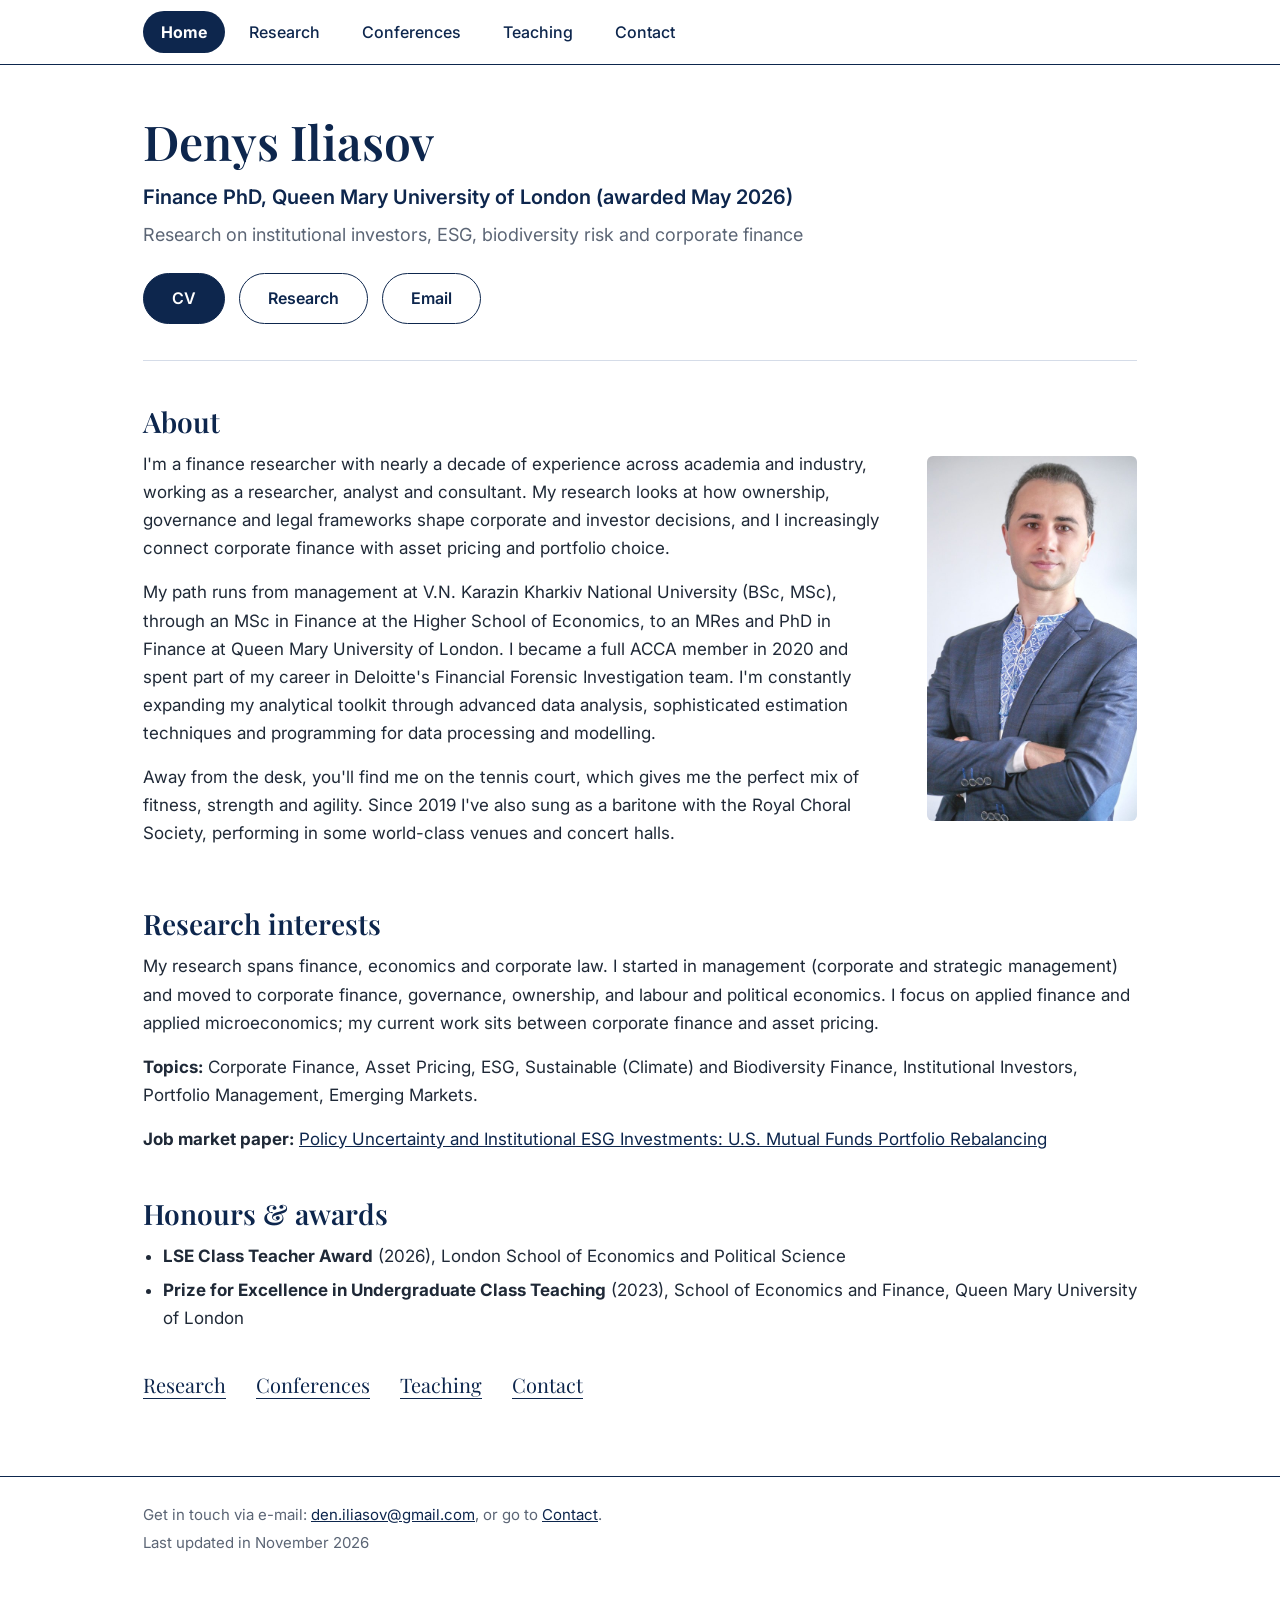
<file: index.html>
<!doctype html>
<html lang="en">
<head>
<meta charset="utf-8">
<meta name="viewport" content="width=device-width, initial-scale=1">
<title>Denys Iliasov | Finance Researcher</title>
<meta name="description" content="Denys Iliasov, finance researcher (PhD, Queen Mary University of London): research on institutional investors, ESG, biodiversity risk and corporate finance.">
<link rel="preconnect" href="https://fonts.googleapis.com">
<link rel="preconnect" href="https://fonts.gstatic.com" crossorigin>
<link href="https://fonts.googleapis.com/css2?family=Inter:wght@400;500;600;700&family=Playfair+Display:wght@500;600;700&display=swap" rel="stylesheet">
<link rel="stylesheet" href="style.css">
</head>
<body id="top">
<header class="site-header"><div class="wrap">
<button class="menu-toggle" aria-label="Menu" aria-expanded="false" onclick="var n=document.getElementById('nav');var o=n.classList.toggle('open');this.setAttribute('aria-expanded',o)"><svg width="26" height="26" viewBox="0 0 24 24" fill="none" stroke="currentColor" stroke-width="2" stroke-linecap="round"><path d="M3 6h18M3 12h18M3 18h18"/></svg></button>
<nav class="nav" id="nav" aria-label="Main"><a href="index.html" aria-current="page">Home</a><a href="research.html">Research</a><a href="conferences.html">Conferences</a><a href="teaching.html">Teaching</a><a href="contact.html">Contact</a></nav>
</div></header>
<main class="wrap page-body">

<h1>Denys Iliasov</h1>
<p class="lead">Finance PhD, Queen Mary University of London (awarded May 2026)</p>
<p class="tagline">Research on institutional investors, ESG, biodiversity risk and corporate finance</p>
<div class="btn-row">
<a class="btn primary" href="https://drive.google.com/file/d/1fofZwq5YDxFXR__gY8k_tHYJ46gPf6g5/view?usp=sharing" target="_blank" rel="noopener">CV</a>
<a class="btn" href="research.html">Research</a>
<a class="btn" href="mailto:den.iliasov@gmail.com">Email</a>
</div>
<hr class="divider">

<h2>About</h2>
<div class="about">
<div class="text">
<p>I'm a finance researcher with nearly a decade of experience across academia and industry, working as a researcher, analyst and consultant. My research looks at how ownership, governance and legal frameworks shape corporate and investor decisions, and I increasingly connect corporate finance with asset pricing and portfolio choice.</p>
<p>My path runs from management at V.N. Karazin Kharkiv National University (BSc, MSc), through an MSc in Finance at the Higher School of Economics, to an MRes and PhD in Finance at Queen Mary University of London. I became a full ACCA member in 2020 and spent part of my career in Deloitte's Financial Forensic Investigation team. I'm constantly expanding my analytical toolkit through advanced data analysis, sophisticated estimation techniques and programming for data processing and modelling.</p>
<p>Away from the desk, you'll find me on the tennis court, which gives me the perfect mix of fitness, strength and agility. Since 2019 I've also sung as a baritone with the Royal Choral Society, performing in some world-class venues and concert halls.</p>
</div>
<img src="images/profile.jpg" alt="Denys Iliasov" width="210">
</div>

<h2>Research interests</h2>
<p>My research spans finance, economics and corporate law. I started in management (corporate and strategic management) and moved to corporate finance, governance, ownership, and labour and political economics. I focus on applied finance and applied microeconomics; my current work sits between corporate finance and asset pricing.</p>
<p><strong>Topics:</strong> Corporate Finance, Asset Pricing, ESG, Sustainable (Climate) and Biodiversity Finance, Institutional Investors, Portfolio Management, Emerging Markets.</p>
<p><strong>Job market paper:</strong> <a href="research.html#working-papers">Policy Uncertainty and Institutional ESG Investments: U.S. Mutual Funds Portfolio Rebalancing</a></p>

<h2>Honours &amp; awards</h2>
<ul class="awards">
<li><strong>LSE Class Teacher Award</strong> (2026), London School of Economics and Political Science</li>
<li><strong>Prize for Excellence in Undergraduate Class Teaching</strong> (2023), School of Economics and Finance, Queen Mary University of London</li>
</ul>

<ul class="link-row">
<li><a href="research.html">Research</a></li>
<li><a href="conferences.html">Conferences</a></li>
<li><a href="teaching.html">Teaching</a></li>
<li><a href="contact.html">Contact</a></li>
</ul>

</main>
<footer class="site-footer"><div class="wrap">
<p>Get in touch via e-mail: <a href="mailto:den.iliasov@gmail.com">den.iliasov@gmail.com</a>, or go to <a href="contact.html">Contact</a>.</p>
<p>Last updated in November 2026</p>
</div></footer>
</body>
</html>
</file>
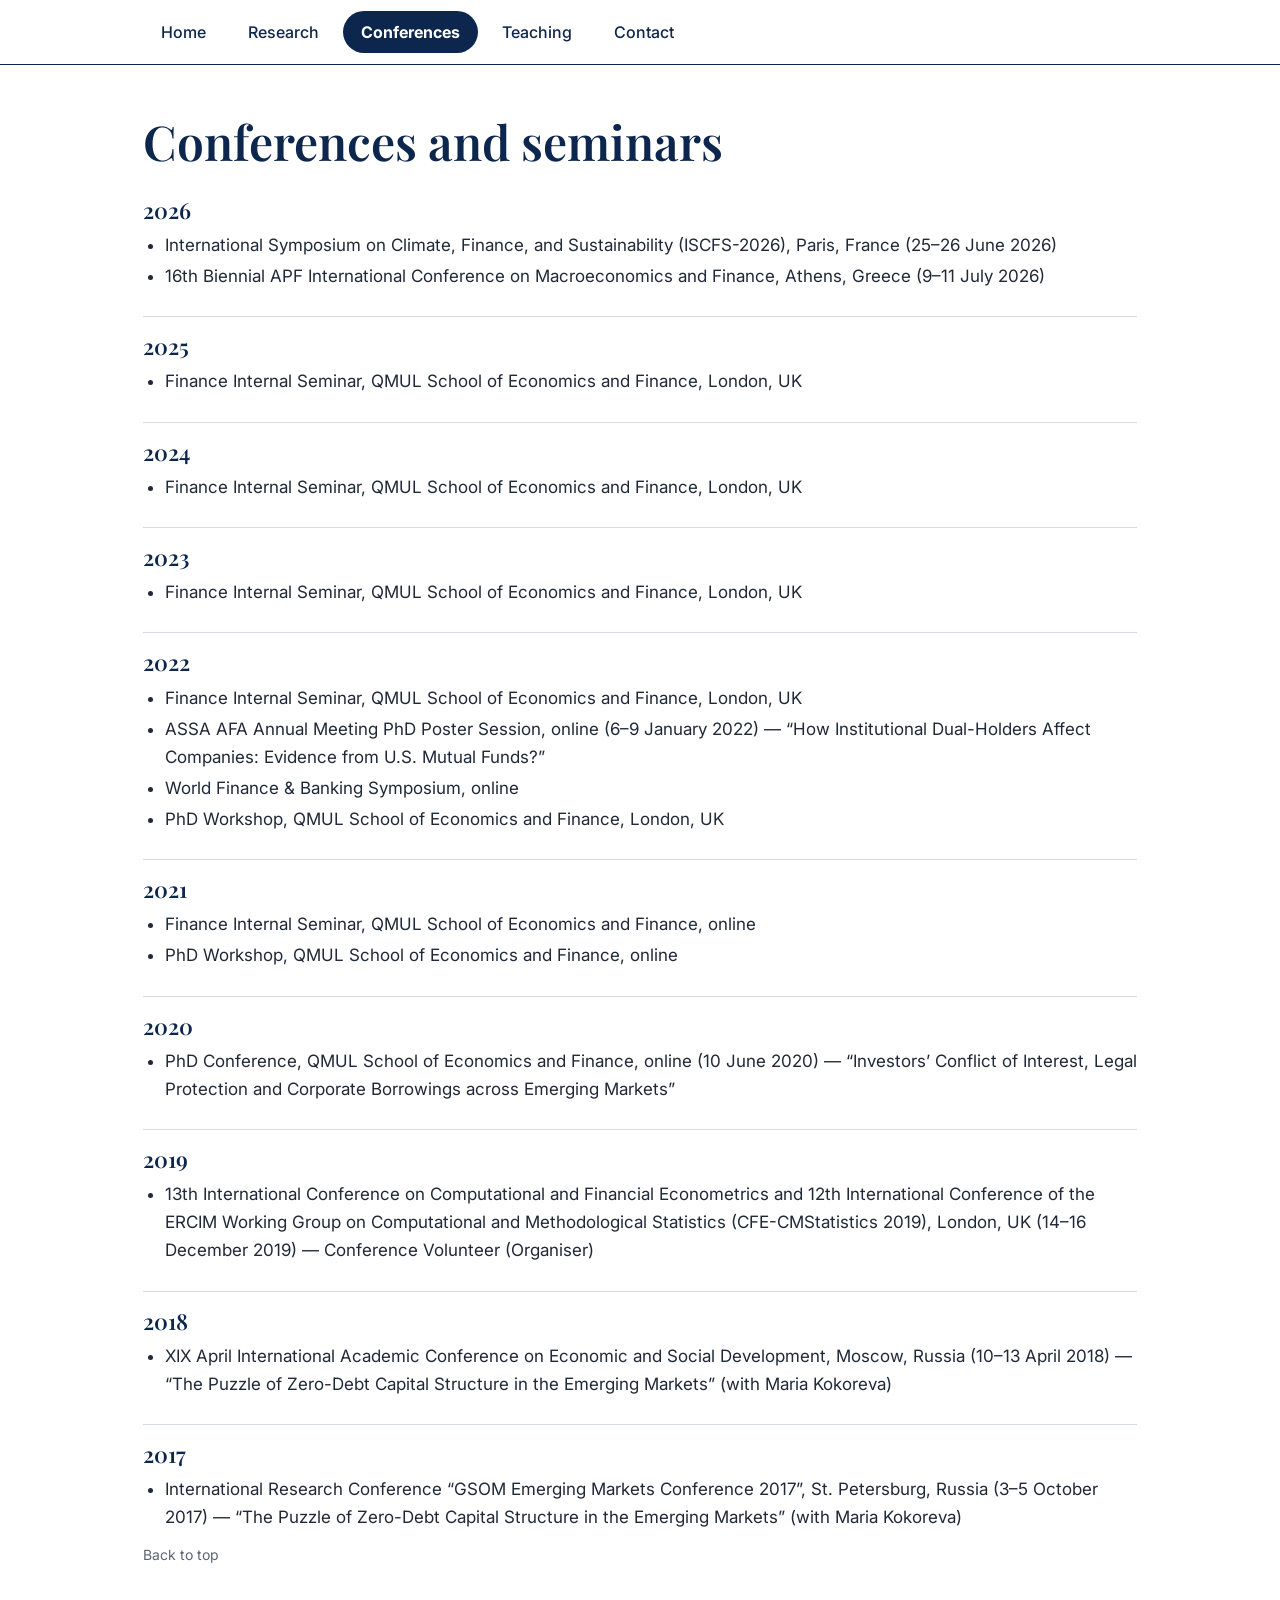
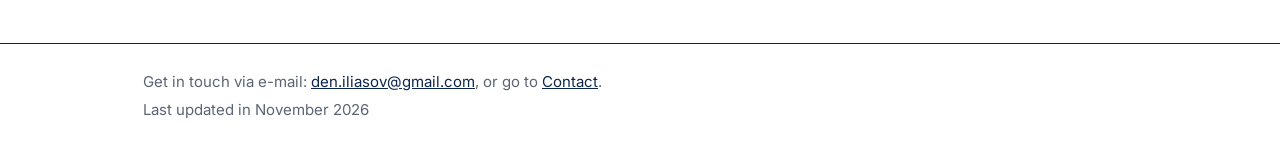
<file: conferences.html>
<!doctype html>
<html lang="en">
<head>
<meta charset="utf-8">
<meta name="viewport" content="width=device-width, initial-scale=1">
<title>Conferences | Denys Iliasov</title>
<meta name="description" content="Conferences and seminars where Denys Iliasov has presented or taken part, 2017-2026.">
<link rel="preconnect" href="https://fonts.googleapis.com">
<link rel="preconnect" href="https://fonts.gstatic.com" crossorigin>
<link href="https://fonts.googleapis.com/css2?family=Inter:wght@400;500;600;700&family=Playfair+Display:wght@500;600;700&display=swap" rel="stylesheet">
<link rel="stylesheet" href="style.css">
</head>
<body id="top">
<header class="site-header"><div class="wrap">
<button class="menu-toggle" aria-label="Menu" aria-expanded="false" onclick="var n=document.getElementById('nav');var o=n.classList.toggle('open');this.setAttribute('aria-expanded',o)"><svg width="26" height="26" viewBox="0 0 24 24" fill="none" stroke="currentColor" stroke-width="2" stroke-linecap="round"><path d="M3 6h18M3 12h18M3 18h18"/></svg></button>
<nav class="nav" id="nav" aria-label="Main"><a href="index.html">Home</a><a href="research.html">Research</a><a href="conferences.html" aria-current="page">Conferences</a><a href="teaching.html">Teaching</a><a href="contact.html">Contact</a></nav>
</div></header>
<main class="wrap page-body">
<h1>Conferences and seminars</h1>
<div class="conf-year"><h3>2026</h3><ul class="mods"><li>International Symposium on Climate, Finance, and Sustainability (ISCFS-2026), Paris, France (25&ndash;26 June 2026)</li><li>16th Biennial APF International Conference on Macroeconomics and Finance, Athens, Greece (9&ndash;11 July 2026)</li></ul></div>
<div class="conf-year"><h3>2025</h3><ul class="mods"><li>Finance Internal Seminar, QMUL School of Economics and Finance, London, UK</li></ul></div>
<div class="conf-year"><h3>2024</h3><ul class="mods"><li>Finance Internal Seminar, QMUL School of Economics and Finance, London, UK</li></ul></div>
<div class="conf-year"><h3>2023</h3><ul class="mods"><li>Finance Internal Seminar, QMUL School of Economics and Finance, London, UK</li></ul></div>
<div class="conf-year"><h3>2022</h3><ul class="mods"><li>Finance Internal Seminar, QMUL School of Economics and Finance, London, UK</li><li>ASSA AFA Annual Meeting PhD Poster Session, online (6&ndash;9 January 2022) &mdash; &ldquo;How Institutional Dual-Holders Affect Companies: Evidence from U.S. Mutual Funds?&rdquo;</li><li>World Finance &amp; Banking Symposium, online</li><li>PhD Workshop, QMUL School of Economics and Finance, London, UK</li></ul></div>
<div class="conf-year"><h3>2021</h3><ul class="mods"><li>Finance Internal Seminar, QMUL School of Economics and Finance, online</li><li>PhD Workshop, QMUL School of Economics and Finance, online</li></ul></div>
<div class="conf-year"><h3>2020</h3><ul class="mods"><li>PhD Conference, QMUL School of Economics and Finance, online (10 June 2020) &mdash; &ldquo;Investors&rsquo; Conflict of Interest, Legal Protection and Corporate Borrowings across Emerging Markets&rdquo;</li></ul></div>
<div class="conf-year"><h3>2019</h3><ul class="mods"><li>13th International Conference on Computational and Financial Econometrics and 12th International Conference of the ERCIM Working Group on Computational and Methodological Statistics (CFE-CMStatistics 2019), London, UK (14&ndash;16 December 2019) &mdash; Conference Volunteer (Organiser)</li></ul></div>
<div class="conf-year"><h3>2018</h3><ul class="mods"><li>XIX April International Academic Conference on Economic and Social Development, Moscow, Russia (10&ndash;13 April 2018) &mdash; &ldquo;The Puzzle of Zero-Debt Capital Structure in the Emerging Markets&rdquo; (with Maria Kokoreva)</li></ul></div>
<div class="conf-year"><h3>2017</h3><ul class="mods"><li>International Research Conference &ldquo;GSOM Emerging Markets Conference 2017&rdquo;, St. Petersburg, Russia (3&ndash;5 October 2017) &mdash; &ldquo;The Puzzle of Zero-Debt Capital Structure in the Emerging Markets&rdquo; (with Maria Kokoreva)</li></ul></div>
<a class="top" href="#top">Back to top</a>

</main>
<footer class="site-footer"><div class="wrap">
<p>Get in touch via e-mail: <a href="mailto:den.iliasov@gmail.com">den.iliasov@gmail.com</a>, or go to <a href="contact.html">Contact</a>.</p>
<p>Last updated in November 2026</p>
</div></footer>
</body>
</html>
</file>
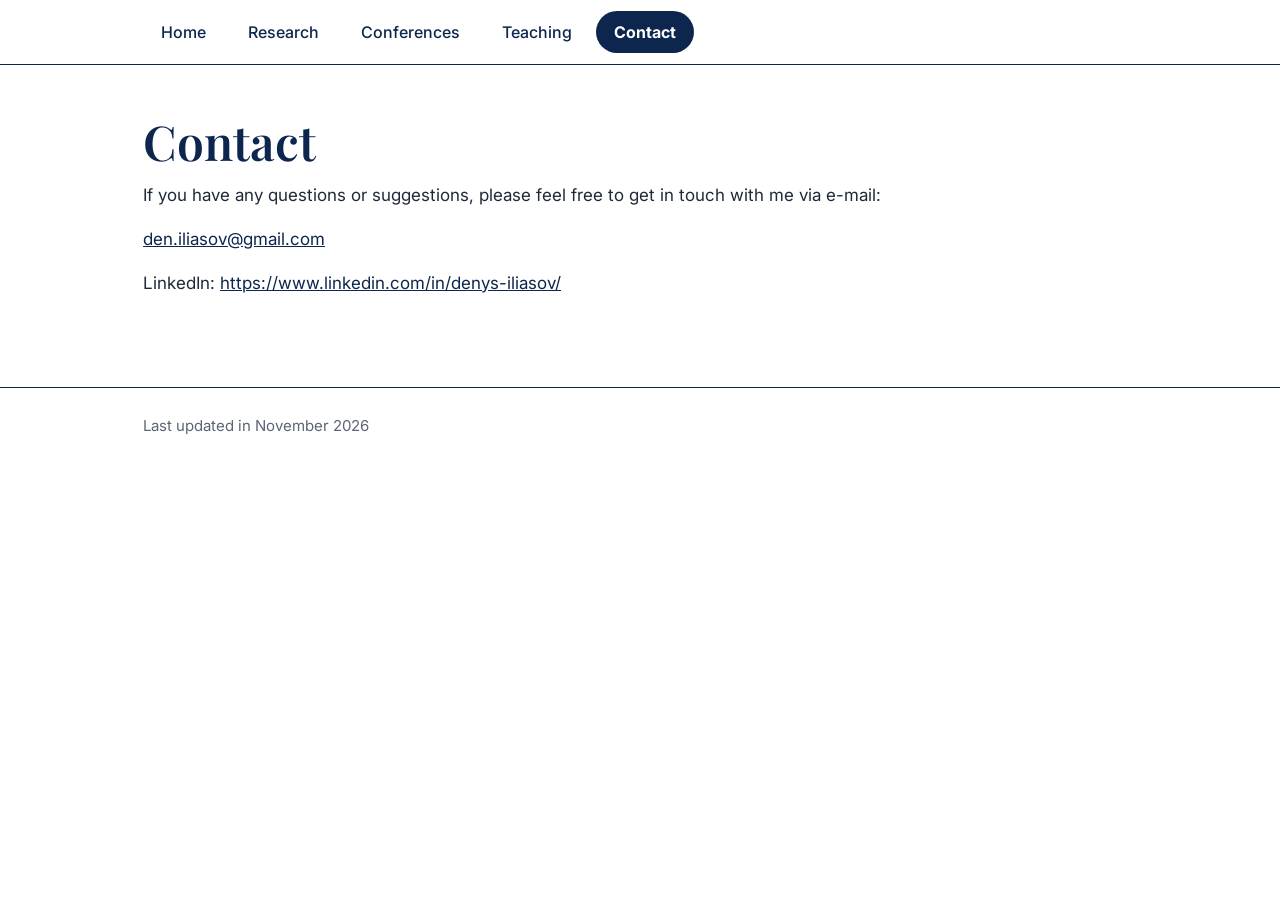
<file: contact.html>
<!doctype html>
<html lang="en">
<head>
<meta charset="utf-8">
<meta name="viewport" content="width=device-width, initial-scale=1">
<title>Contact | Denys Iliasov</title>
<meta name="description" content="Contact Denys Iliasov, finance researcher at Queen Mary University of London, by email or LinkedIn for research, teaching or collaboration enquiries.">
<link rel="preconnect" href="https://fonts.googleapis.com">
<link rel="preconnect" href="https://fonts.gstatic.com" crossorigin>
<link href="https://fonts.googleapis.com/css2?family=Inter:wght@400;500;600;700&family=Playfair+Display:wght@500;600;700&display=swap" rel="stylesheet">
<link rel="stylesheet" href="style.css">
</head>
<body id="top">
<header class="site-header"><div class="wrap">
<button class="menu-toggle" aria-label="Menu" aria-expanded="false" onclick="var n=document.getElementById('nav');var o=n.classList.toggle('open');this.setAttribute('aria-expanded',o)"><svg width="26" height="26" viewBox="0 0 24 24" fill="none" stroke="currentColor" stroke-width="2" stroke-linecap="round"><path d="M3 6h18M3 12h18M3 18h18"/></svg></button>
<nav class="nav" id="nav" aria-label="Main"><a href="index.html">Home</a><a href="research.html">Research</a><a href="conferences.html">Conferences</a><a href="teaching.html">Teaching</a><a href="contact.html" aria-current="page">Contact</a></nav>
</div></header>
<main class="wrap page-body">

<h1>Contact</h1>
<p>If you have any questions or suggestions, please feel free to get in touch with me via e-mail:</p>
<p><a href="mailto:den.iliasov@gmail.com">den.iliasov@gmail.com</a></p>
<p><span>LinkedIn: </span><a href="https://www.linkedin.com/in/denys-iliasov/" target="_blank" rel="noopener">https://www.linkedin.com/in/denys-iliasov/</a></p>

</main>
<footer class="site-footer"><div class="wrap">

<p>Last updated in November 2026</p>
</div></footer>
</body>
</html>
</file>
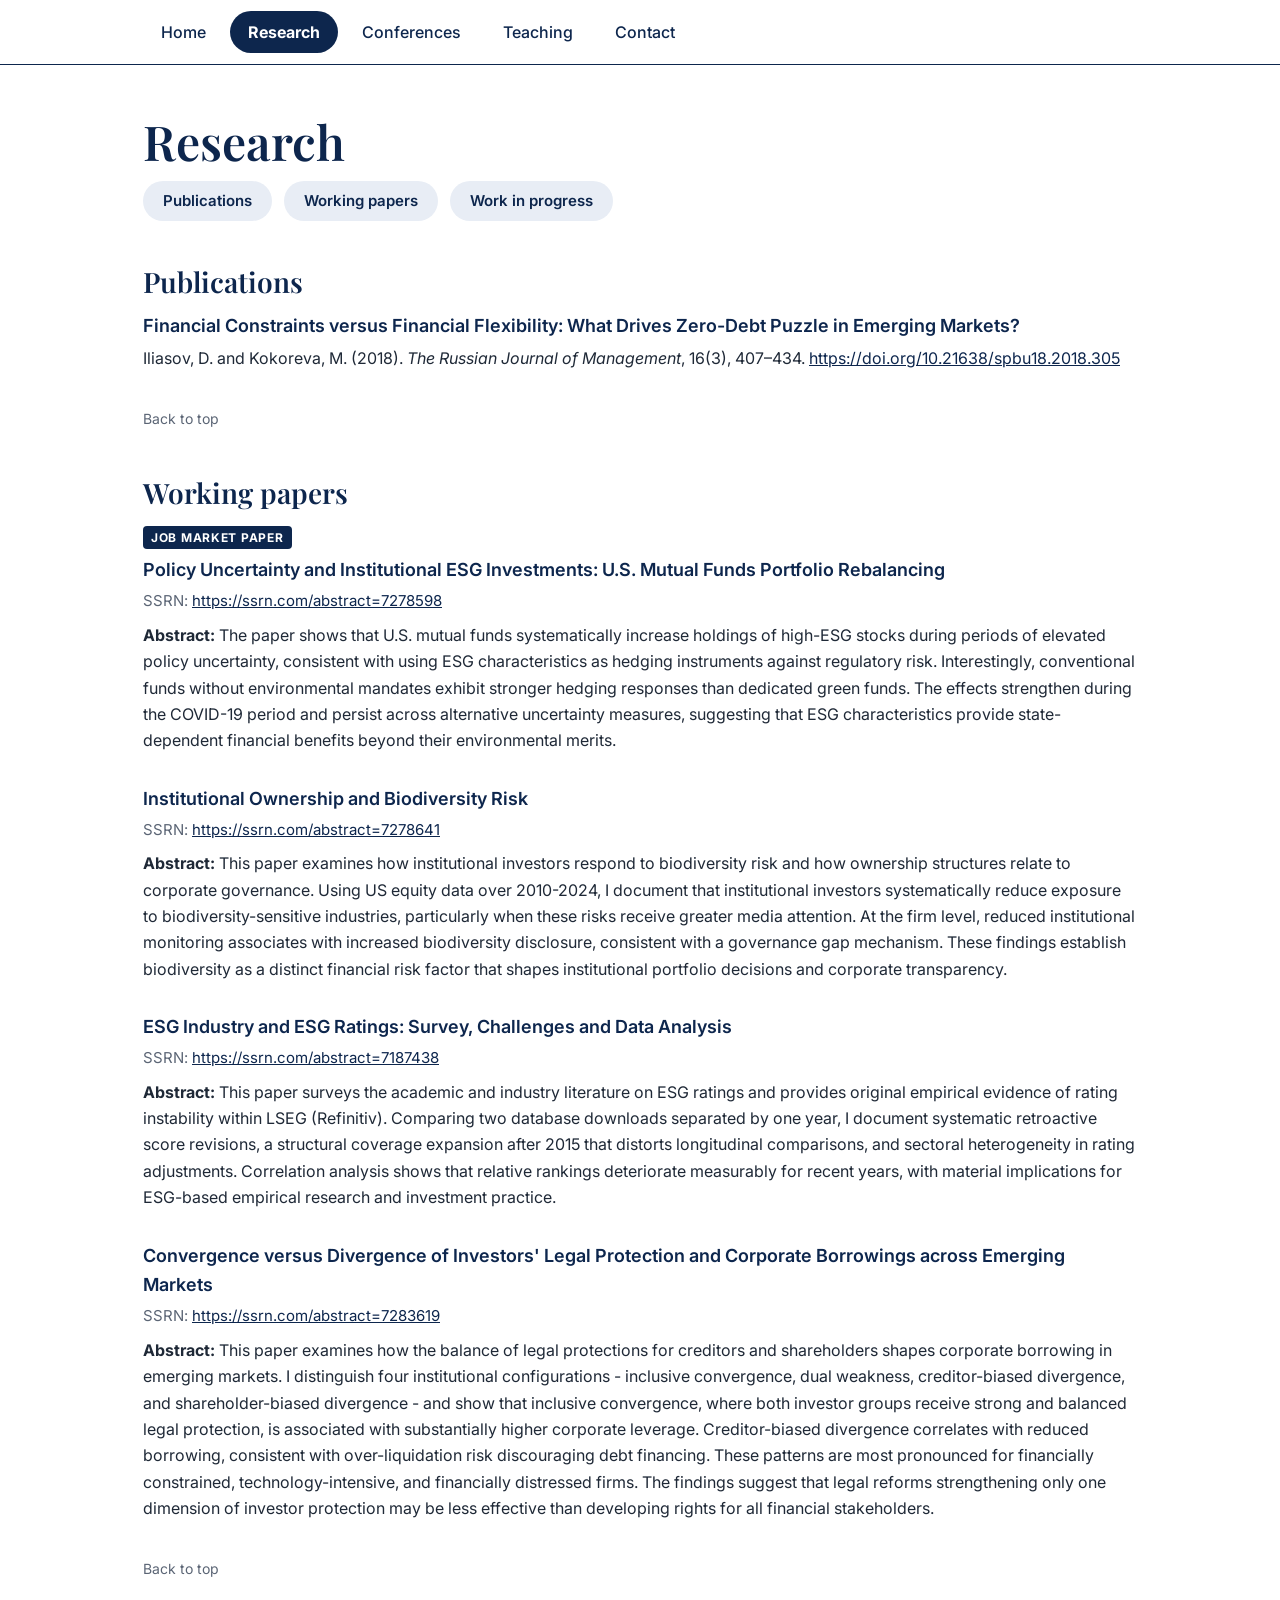
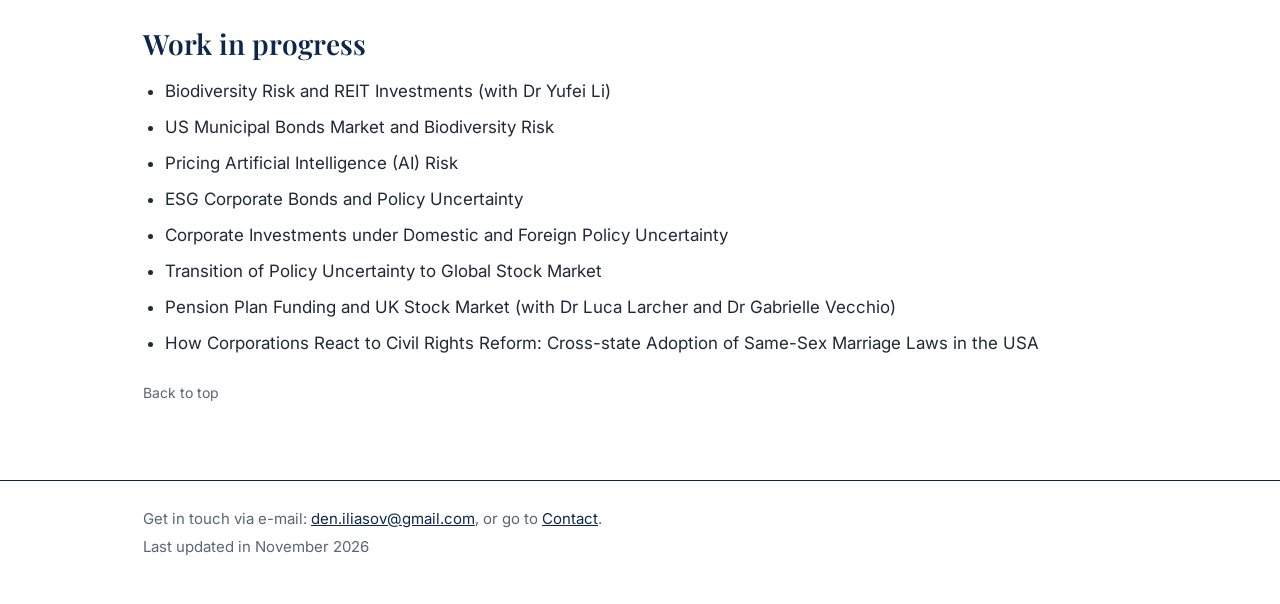
<file: research.html>
<!doctype html>
<html lang="en">
<head>
<meta charset="utf-8">
<meta name="viewport" content="width=device-width, initial-scale=1">
<title>Research | Denys Iliasov</title>
<meta name="description" content="Working papers, publications and work in progress by Denys Iliasov on ESG, biodiversity risk, institutional investors and corporate finance.">
<link rel="preconnect" href="https://fonts.googleapis.com">
<link rel="preconnect" href="https://fonts.gstatic.com" crossorigin>
<link href="https://fonts.googleapis.com/css2?family=Inter:wght@400;500;600;700&family=Playfair+Display:wght@500;600;700&display=swap" rel="stylesheet">
<link rel="stylesheet" href="style.css">
</head>
<body id="top">
<header class="site-header"><div class="wrap">
<button class="menu-toggle" aria-label="Menu" aria-expanded="false" onclick="var n=document.getElementById('nav');var o=n.classList.toggle('open');this.setAttribute('aria-expanded',o)"><svg width="26" height="26" viewBox="0 0 24 24" fill="none" stroke="currentColor" stroke-width="2" stroke-linecap="round"><path d="M3 6h18M3 12h18M3 18h18"/></svg></button>
<nav class="nav" id="nav" aria-label="Main"><a href="index.html">Home</a><a href="research.html" aria-current="page">Research</a><a href="conferences.html">Conferences</a><a href="teaching.html">Teaching</a><a href="contact.html">Contact</a></nav>
</div></header>
<main class="wrap page-body">

<h1>Research</h1>
<div class="jump">
<a href="#publications">Publications</a>
<a href="#working-papers">Working papers</a>
<a href="#work-in-progress">Work in progress</a>
</div>

<h2 id="publications">Publications</h2>
<div class="paper">
<p class="title">Financial Constraints versus Financial Flexibility: What Drives Zero-Debt Puzzle in Emerging Markets?</p>
<p class="abs">Iliasov, D. and Kokoreva, M. (2018). <em>The Russian Journal of Management</em>, 16(3), 407&ndash;434. <a href="https://doi.org/10.21638/spbu18.2018.305" target="_blank" rel="noopener">https://doi.org/10.21638/spbu18.2018.305</a></p>
</div>
<a class="top" href="#top">Back to top</a>

<h2 id="working-papers">Working papers</h2>
<div class="paper">
<span class="tag">Job market paper</span>
<p class="title">Policy Uncertainty and Institutional ESG Investments: U.S. Mutual Funds Portfolio Rebalancing</p>
<p class="ssrn"><span>SSRN: </span><a href="https://ssrn.com/abstract=7278598" target="_blank" rel="noopener">https://ssrn.com/abstract=7278598</a></p>
<p class="abs"><strong>Abstract:</strong> The paper shows that U.S. mutual funds systematically increase holdings of high-ESG stocks during periods of elevated policy uncertainty, consistent with using ESG characteristics as hedging instruments against regulatory risk. Interestingly, conventional funds without environmental mandates exhibit stronger hedging responses than dedicated green funds. The effects strengthen during the COVID-19 period and persist across alternative uncertainty measures, suggesting that ESG characteristics provide state-dependent financial benefits beyond their environmental merits.</p>
</div>
<div class="paper">

<p class="title">Institutional Ownership and Biodiversity Risk</p>
<p class="ssrn"><span>SSRN: </span><a href="https://ssrn.com/abstract=7278641" target="_blank" rel="noopener">https://ssrn.com/abstract=7278641</a></p>
<p class="abs"><strong>Abstract:</strong> This paper examines how institutional investors respond to biodiversity risk and how ownership structures relate to corporate governance. Using US equity data over 2010-2024, I document that institutional investors systematically reduce exposure to biodiversity-sensitive industries, particularly when these risks receive greater media attention. At the firm level, reduced institutional monitoring associates with increased biodiversity disclosure, consistent with a governance gap mechanism. These findings establish biodiversity as a distinct financial risk factor that shapes institutional portfolio decisions and corporate transparency.</p>
</div>
<div class="paper">

<p class="title">ESG Industry and ESG Ratings: Survey, Challenges and Data Analysis</p>
<p class="ssrn"><span>SSRN: </span><a href="https://ssrn.com/abstract=7187438" target="_blank" rel="noopener">https://ssrn.com/abstract=7187438</a></p>
<p class="abs"><strong>Abstract:</strong> This paper surveys the academic and industry literature on ESG ratings and provides original empirical evidence of rating instability within LSEG (Refinitiv). Comparing two database downloads separated by one year, I document systematic retroactive score revisions, a structural coverage expansion after 2015 that distorts longitudinal comparisons, and sectoral heterogeneity in rating adjustments. Correlation analysis shows that relative rankings deteriorate measurably for recent years, with material implications for ESG-based empirical research and investment practice.</p>
</div>
<div class="paper">

<p class="title">Convergence versus Divergence of Investors&#x27; Legal Protection and Corporate Borrowings across Emerging Markets</p>
<p class="ssrn"><span>SSRN: </span><a href="https://ssrn.com/abstract=7283619" target="_blank" rel="noopener">https://ssrn.com/abstract=7283619</a></p>
<p class="abs"><strong>Abstract:</strong> This paper examines how the balance of legal protections for creditors and shareholders shapes corporate borrowing in emerging markets. I distinguish four institutional configurations - inclusive convergence, dual weakness, creditor-biased divergence, and shareholder-biased divergence - and show that inclusive convergence, where both investor groups receive strong and balanced legal protection, is associated with substantially higher corporate leverage. Creditor-biased divergence correlates with reduced borrowing, consistent with over-liquidation risk discouraging debt financing. These patterns are most pronounced for financially constrained, technology-intensive, and financially distressed firms. The findings suggest that legal reforms strengthening only one dimension of investor protection may be less effective than developing rights for all financial stakeholders.</p>
</div>

<a class="top" href="#top">Back to top</a>

<h2 id="work-in-progress">Work in progress</h2>
<ul class="wip"><li>Biodiversity Risk and REIT Investments (with Dr Yufei Li)</li><li>US Municipal Bonds Market and Biodiversity Risk</li><li>Pricing Artificial Intelligence (AI) Risk</li><li>ESG Corporate Bonds and Policy Uncertainty</li><li>Corporate Investments under Domestic and Foreign Policy Uncertainty</li><li>Transition of Policy Uncertainty to Global Stock Market</li><li>Pension Plan Funding and UK Stock Market (with Dr Luca Larcher and Dr Gabrielle Vecchio)</li><li>How Corporations React to Civil Rights Reform: Cross-state Adoption of Same-Sex Marriage Laws in the USA</li></ul>
<a class="top" href="#top">Back to top</a>

</main>
<footer class="site-footer"><div class="wrap">
<p>Get in touch via e-mail: <a href="mailto:den.iliasov@gmail.com">den.iliasov@gmail.com</a>, or go to <a href="contact.html">Contact</a>.</p>
<p>Last updated in November 2026</p>
</div></footer>
</body>
</html>
</file>
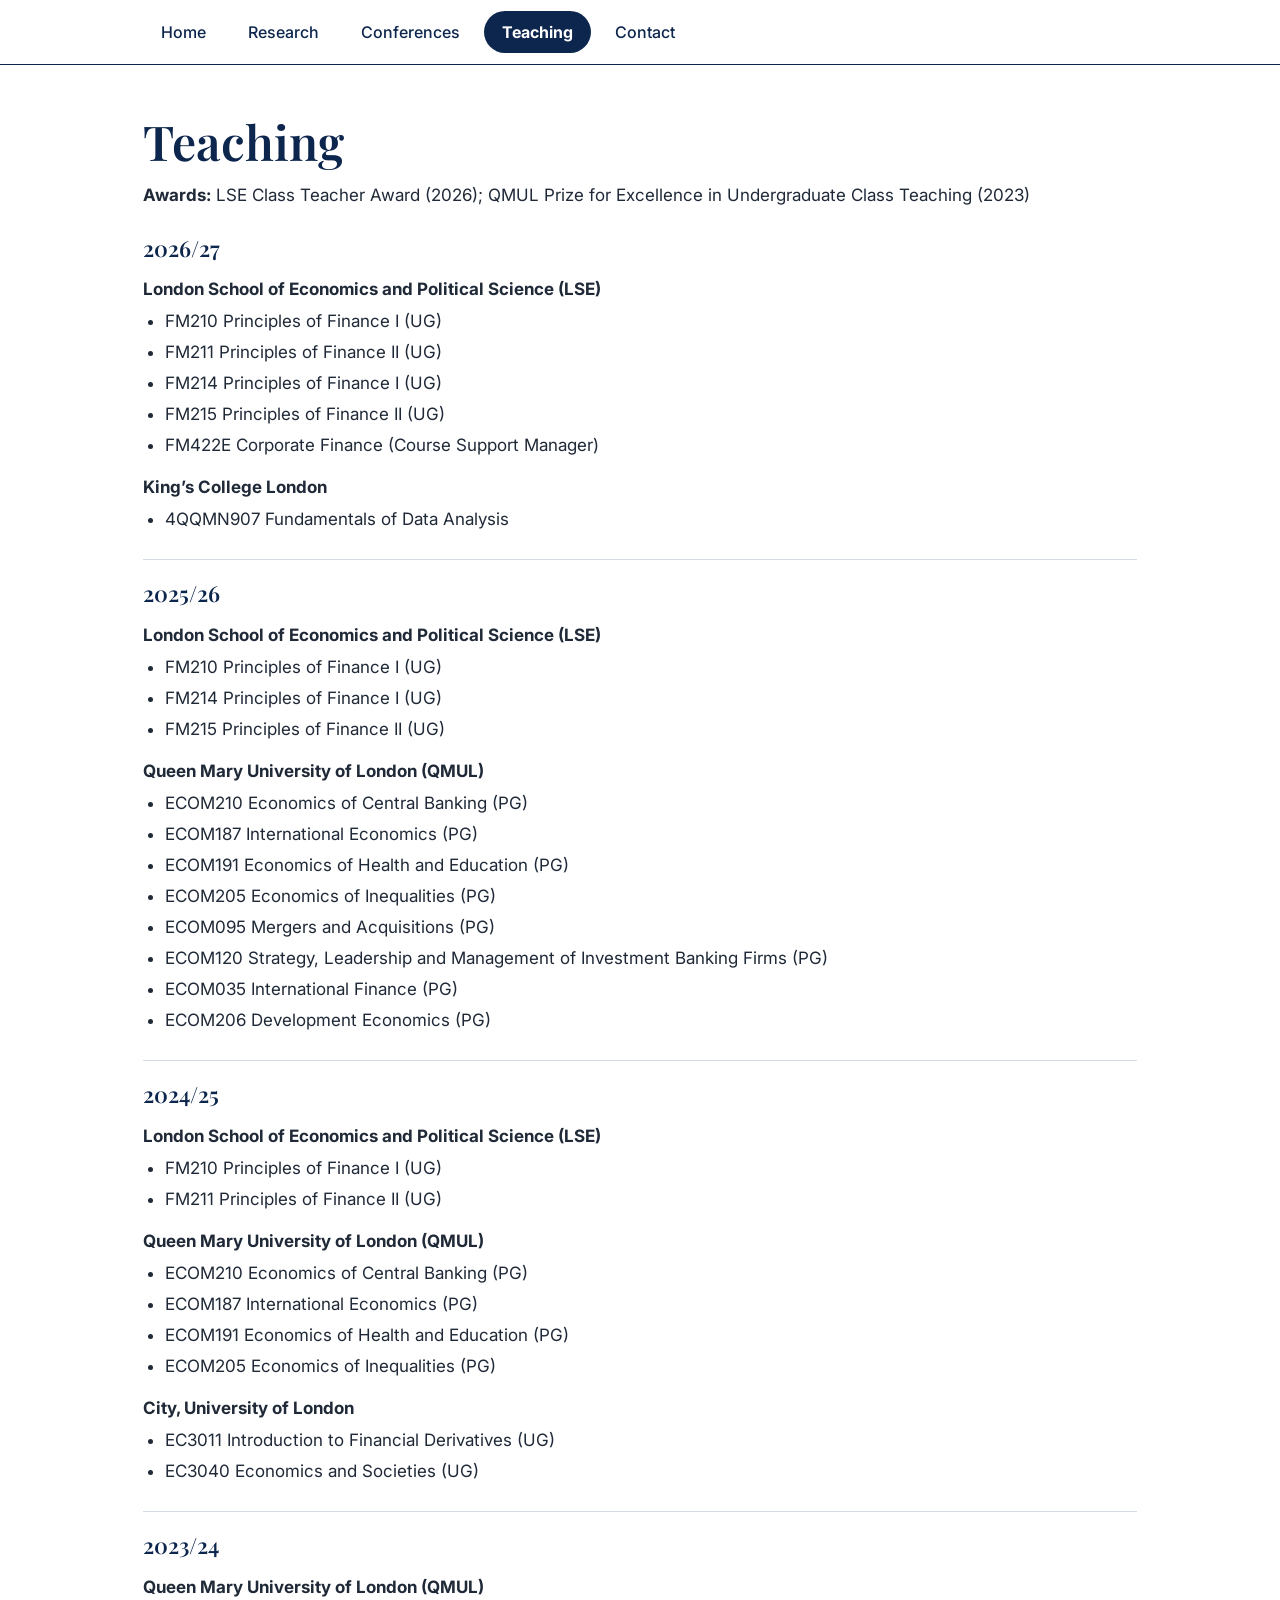
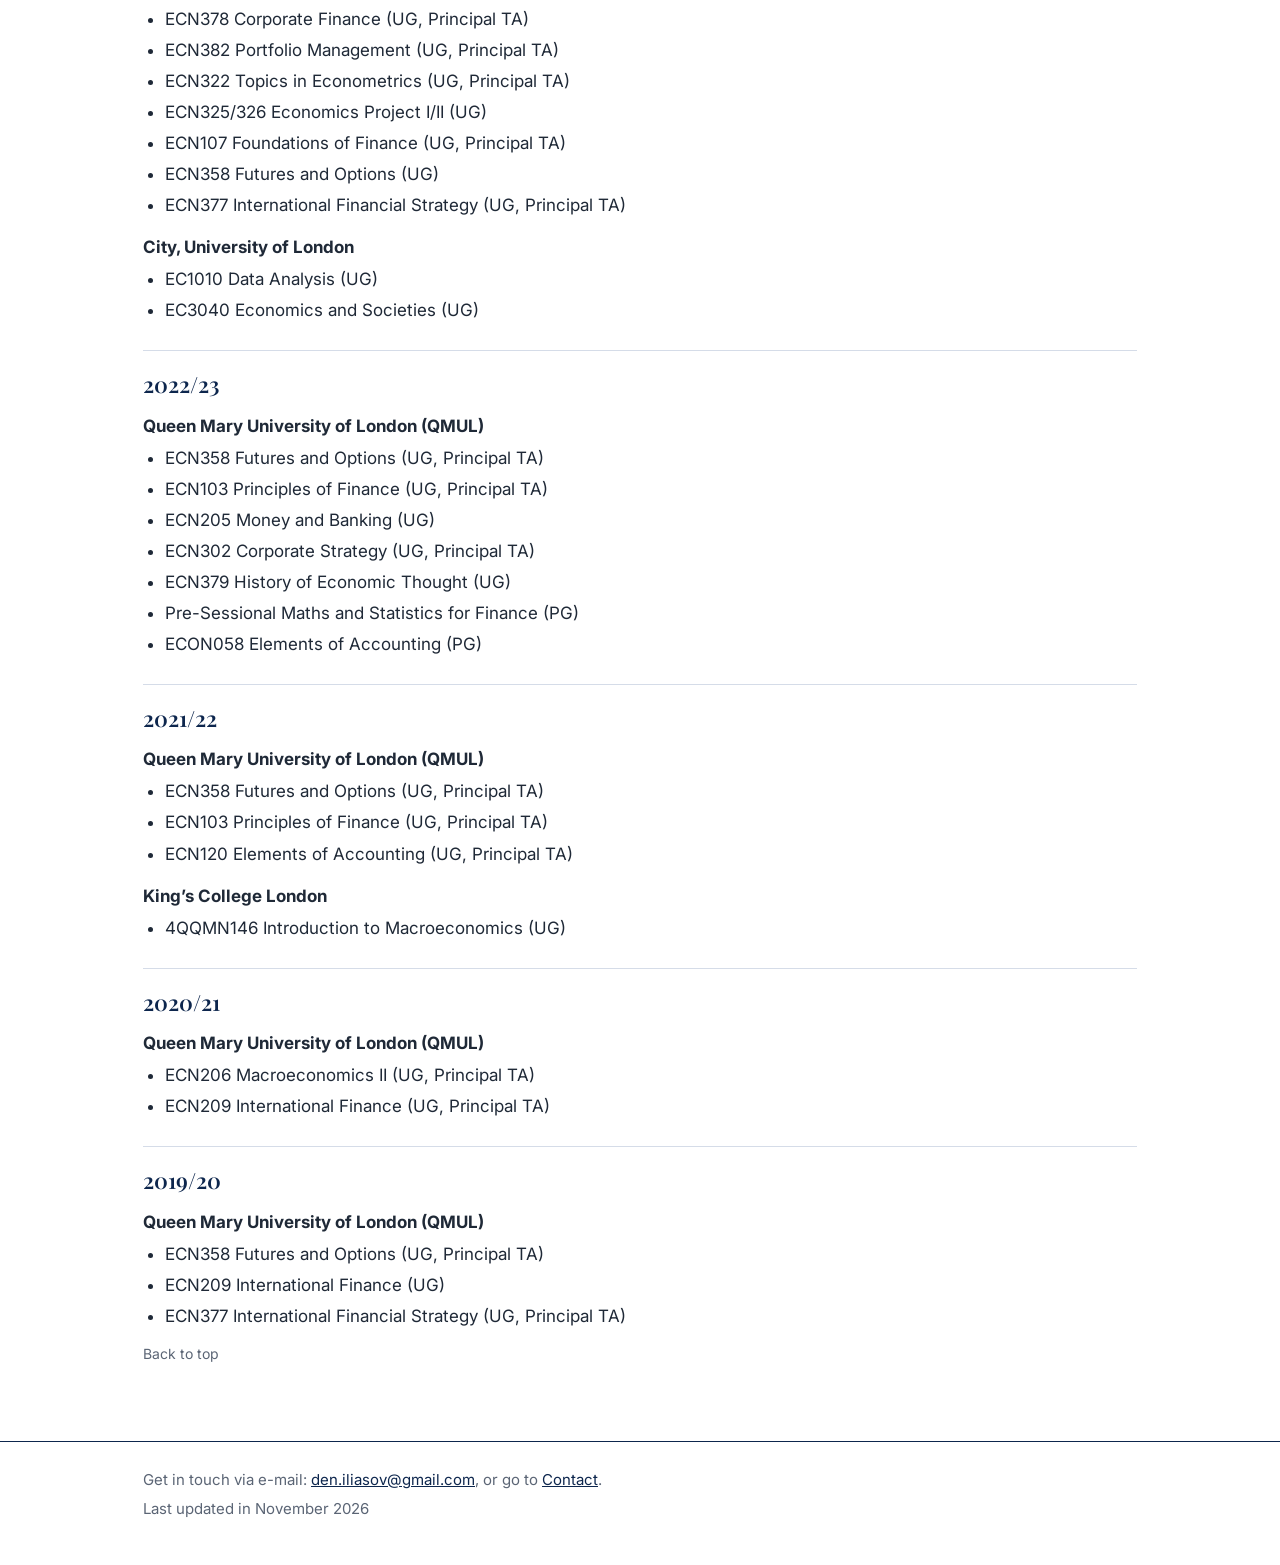
<file: teaching.html>
<!doctype html>
<html lang="en">
<head>
<meta charset="utf-8">
<meta name="viewport" content="width=device-width, initial-scale=1">
<title>Teaching | Denys Iliasov</title>
<meta name="description" content="Teaching experience of Denys Iliasov at LSE, Queen Mary University of London, City, University of London and King's College London.">
<link rel="preconnect" href="https://fonts.googleapis.com">
<link rel="preconnect" href="https://fonts.gstatic.com" crossorigin>
<link href="https://fonts.googleapis.com/css2?family=Inter:wght@400;500;600;700&family=Playfair+Display:wght@500;600;700&display=swap" rel="stylesheet">
<link rel="stylesheet" href="style.css">
</head>
<body id="top">
<header class="site-header"><div class="wrap">
<button class="menu-toggle" aria-label="Menu" aria-expanded="false" onclick="var n=document.getElementById('nav');var o=n.classList.toggle('open');this.setAttribute('aria-expanded',o)"><svg width="26" height="26" viewBox="0 0 24 24" fill="none" stroke="currentColor" stroke-width="2" stroke-linecap="round"><path d="M3 6h18M3 12h18M3 18h18"/></svg></button>
<nav class="nav" id="nav" aria-label="Main"><a href="index.html">Home</a><a href="research.html">Research</a><a href="conferences.html">Conferences</a><a href="teaching.html" aria-current="page">Teaching</a><a href="contact.html">Contact</a></nav>
</div></header>
<main class="wrap page-body">
<h1>Teaching</h1>
<p><strong>Awards:</strong> LSE Class Teacher Award (2026); QMUL Prize for Excellence in Undergraduate Class Teaching (2023)</p>
<div class="year"><h3>2026/27</h3><p class="inst">London School of Economics and Political Science (LSE)</p><ul class="mods"><li>FM210 Principles of Finance I (UG)</li><li>FM211 Principles of Finance II (UG)</li><li>FM214 Principles of Finance I (UG)</li><li>FM215 Principles of Finance II (UG)</li><li>FM422E Corporate Finance (Course Support Manager)</li></ul><p class="inst">King&rsquo;s College London</p><ul class="mods"><li>4QQMN907 Fundamentals of Data Analysis</li></ul></div>
<div class="year"><h3>2025/26</h3><p class="inst">London School of Economics and Political Science (LSE)</p><ul class="mods"><li>FM210 Principles of Finance I (UG)</li><li>FM214 Principles of Finance I (UG)</li><li>FM215 Principles of Finance II (UG)</li></ul><p class="inst">Queen Mary University of London (QMUL)</p><ul class="mods"><li>ECOM210 Economics of Central Banking (PG)</li><li>ECOM187 International Economics (PG)</li><li>ECOM191 Economics of Health and Education (PG)</li><li>ECOM205 Economics of Inequalities (PG)</li><li>ECOM095 Mergers and Acquisitions (PG)</li><li>ECOM120 Strategy, Leadership and Management of Investment Banking Firms (PG)</li><li>ECOM035 International Finance (PG)</li><li>ECOM206 Development Economics (PG)</li></ul></div>
<div class="year"><h3>2024/25</h3><p class="inst">London School of Economics and Political Science (LSE)</p><ul class="mods"><li>FM210 Principles of Finance I (UG)</li><li>FM211 Principles of Finance II (UG)</li></ul><p class="inst">Queen Mary University of London (QMUL)</p><ul class="mods"><li>ECOM210 Economics of Central Banking (PG)</li><li>ECOM187 International Economics (PG)</li><li>ECOM191 Economics of Health and Education (PG)</li><li>ECOM205 Economics of Inequalities (PG)</li></ul><p class="inst">City, University of London</p><ul class="mods"><li>EC3011 Introduction to Financial Derivatives (UG)</li><li>EC3040 Economics and Societies (UG)</li></ul></div>
<div class="year"><h3>2023/24</h3><p class="inst">Queen Mary University of London (QMUL)</p><ul class="mods"><li>ECN378 Corporate Finance (UG, Principal TA)</li><li>ECN382 Portfolio Management (UG, Principal TA)</li><li>ECN322 Topics in Econometrics (UG, Principal TA)</li><li>ECN325/326 Economics Project I/II (UG)</li><li>ECN107 Foundations of Finance (UG, Principal TA)</li><li>ECN358 Futures and Options (UG)</li><li>ECN377 International Financial Strategy (UG, Principal TA)</li></ul><p class="inst">City, University of London</p><ul class="mods"><li>EC1010 Data Analysis (UG)</li><li>EC3040 Economics and Societies (UG)</li></ul></div>
<div class="year"><h3>2022/23</h3><p class="inst">Queen Mary University of London (QMUL)</p><ul class="mods"><li>ECN358 Futures and Options (UG, Principal TA)</li><li>ECN103 Principles of Finance (UG, Principal TA)</li><li>ECN205 Money and Banking (UG)</li><li>ECN302 Corporate Strategy (UG, Principal TA)</li><li>ECN379 History of Economic Thought (UG)</li><li>Pre-Sessional Maths and Statistics for Finance (PG)</li><li>ECON058 Elements of Accounting (PG)</li></ul></div>
<div class="year"><h3>2021/22</h3><p class="inst">Queen Mary University of London (QMUL)</p><ul class="mods"><li>ECN358 Futures and Options (UG, Principal TA)</li><li>ECN103 Principles of Finance (UG, Principal TA)</li><li>ECN120 Elements of Accounting (UG, Principal TA)</li></ul><p class="inst">King&rsquo;s College London</p><ul class="mods"><li>4QQMN146 Introduction to Macroeconomics (UG)</li></ul></div>
<div class="year"><h3>2020/21</h3><p class="inst">Queen Mary University of London (QMUL)</p><ul class="mods"><li>ECN206 Macroeconomics II (UG, Principal TA)</li><li>ECN209 International Finance (UG, Principal TA)</li></ul></div>
<div class="year"><h3>2019/20</h3><p class="inst">Queen Mary University of London (QMUL)</p><ul class="mods"><li>ECN358 Futures and Options (UG, Principal TA)</li><li>ECN209 International Finance (UG)</li><li>ECN377 International Financial Strategy (UG, Principal TA)</li></ul></div>
<a class="top" href="#top">Back to top</a>

</main>
<footer class="site-footer"><div class="wrap">
<p>Get in touch via e-mail: <a href="mailto:den.iliasov@gmail.com">den.iliasov@gmail.com</a>, or go to <a href="contact.html">Contact</a>.</p>
<p>Last updated in November 2026</p>
</div></footer>
</body>
</html>
</file>
<file: style.css>
:root{
  --navy:#0D264D;
  --navy-tint:#E8EDF5;
  --text:#1F2937;
  --muted:#5B6575;
  --bg:#FFFFFF;
  --line:#D5DCE8;
  --serif:'Playfair Display',Georgia,'Times New Roman',serif;
  --sans:'Inter',system-ui,-apple-system,'Segoe UI',Roboto,Arial,sans-serif;
}
*{box-sizing:border-box}
html{scroll-behavior:smooth}
body{margin:0;background:var(--bg);color:var(--text);font-family:var(--sans);font-size:17px;line-height:1.65;-webkit-text-size-adjust:100%}
.wrap{max-width:1040px;margin:0 auto;padding:0 23px}
/* header / menu */
.site-header{border-bottom:1.5px solid var(--navy);background:#fff;position:sticky;top:0;z-index:10}
.site-header .wrap{display:flex;align-items:center;min-height:64px}
.nav{display:flex;gap:6px;flex-wrap:wrap}
.nav a{font-family:var(--sans);font-size:16px;color:var(--navy);text-decoration:none;padding:8px 18px;border-radius:999px;font-weight:500}
.nav a:hover{background:var(--navy-tint)}
.nav a[aria-current="page"]{background:var(--navy);color:#fff;font-weight:700}
.menu-toggle{display:none;margin-left:auto;background:none;border:0;padding:10px;cursor:pointer;color:var(--navy)}
.menu-toggle svg{display:block}
/* type */
h1,h2,h3{font-family:var(--serif);color:var(--navy);font-weight:600;line-height:1.2;margin:0}
h1{font-size:48px;margin:48px 0 10px}
h2{font-size:28px;margin:44px 0 12px}
h3{font-size:22px;margin:30px 0 10px}
p{margin:0 0 16px}
a{color:var(--navy)}
.lead{font-size:20px;color:var(--navy);font-weight:600;margin:0 0 6px}
.tagline{font-size:18px;color:var(--muted);margin:0 0 24px}
/* buttons */
.btn-row{display:flex;gap:14px;flex-wrap:wrap;margin:6px 0 8px}
.btn{display:inline-block;padding:11px 28px;border:1.5px solid var(--navy);border-radius:999px;color:var(--navy);background:#fff;text-decoration:none;font-weight:600;font-size:16px}
.btn:hover{background:var(--navy-tint)}
.btn.primary{background:var(--navy);color:#fff}
.btn.primary:hover{background:#163663}
/* about */
.about{display:flex;gap:44px;align-items:flex-start}
.about .text{flex:1}
.about img{width:210px;height:auto;border-radius:6px;object-fit:cover;flex:none;margin-top:6px;background:var(--navy-tint)}
.divider{border:0;border-top:1px solid var(--line);margin:36px 0 0}
.tag{display:inline-block;font-size:12px;font-weight:700;letter-spacing:.06em;text-transform:uppercase;color:#fff;background:var(--navy);border-radius:4px;padding:2px 8px;margin-bottom:6px}
.link-row{display:flex;gap:30px;flex-wrap:wrap;margin:36px 0 0;padding:0;list-style:none}
.link-row a{font-family:var(--serif);font-size:20px;text-decoration:none;border-bottom:1.5px solid var(--navy)}
.awards{margin:0 0 0;padding-left:20px}
.awards li{margin-bottom:6px}
/* research */
.jump{display:flex;gap:12px;flex-wrap:wrap;margin:8px 0 6px}
.jump a{display:inline-block;padding:8px 20px;border-radius:999px;background:var(--navy-tint);text-decoration:none;font-weight:600;font-size:15px}
.jump a:hover{background:var(--navy);color:#fff}
.paper{margin:0 0 30px}
.paper .title{font-weight:600;color:var(--navy);font-size:18px;margin:0 0 4px}
.paper .ssrn{margin:0 0 8px;font-size:15px;color:var(--muted)}
.paper .ssrn a{word-break:break-all}
.paper .abs{margin:0;font-size:16px}
.wip{padding-left:22px}
.wip li{margin-bottom:8px}
.top{display:inline-block;margin-top:6px;font-size:14px;color:var(--muted);text-decoration:none}
.top:hover{color:var(--navy);text-decoration:underline}
/* lists */
.year{margin:26px 0 0;padding-top:20px;border-top:1px solid var(--line)}
.year:first-of-type{border-top:0;padding-top:0}
.year h3{margin:0 0 8px}
.inst{font-weight:700;margin:14px 0 4px}
ul.mods{margin:0 0 6px;padding-left:22px}
ul.mods li{margin-bottom:3px}
.conf-year{margin:26px 0 0;padding-top:16px;border-top:1px solid var(--line)}
.conf-year:first-of-type{border-top:0;padding-top:0}
.conf-year h3{margin:0 0 8px}
.note{color:var(--muted);font-size:15px}
/* footer */
.site-footer{margin-top:64px;padding:26px 0 40px;border-top:1.5px solid var(--navy);color:var(--muted);font-size:15px}
.site-footer p{margin:0 0 4px}
.page-body{padding-bottom:10px}
/* mobile */
@media (max-width:720px){
  body{font-size:16px}
  h1{font-size:36px;margin-top:32px}
  h2{font-size:24px;margin-top:32px}
  .site-header .wrap{flex-wrap:wrap}
  .menu-toggle{display:block}
  .nav{display:none;width:100%;flex-direction:column;padding:4px 0 14px;gap:4px}
  .nav.open{display:flex}
  .nav a{padding:10px 16px}
  .about{flex-direction:column-reverse;gap:18px}
  .about img{width:150px}
  .btn-row{gap:10px}
  .link-row{gap:18px}
}
</file>
